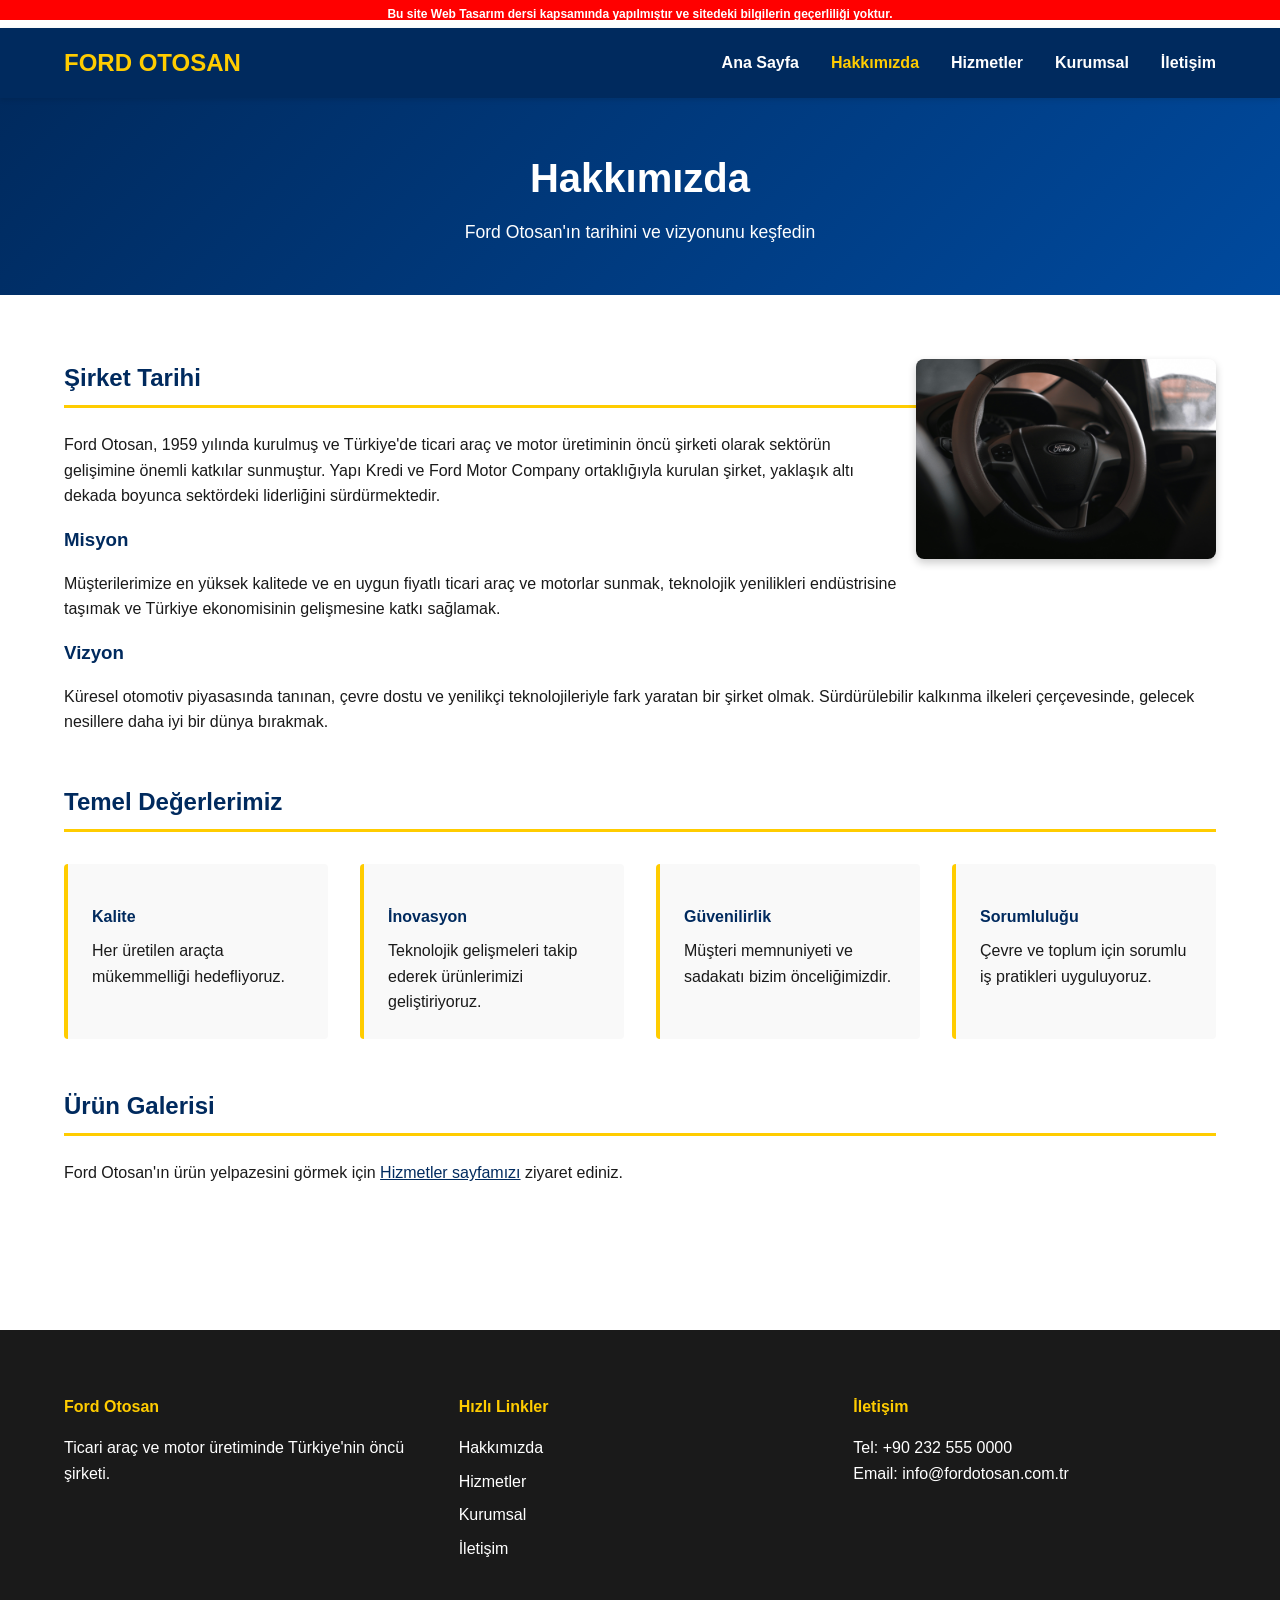
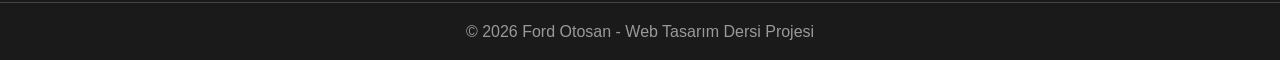
<file: hakkimizda.html>
<!DOCTYPE html>
<html lang="tr">
<head>
    <meta charset="UTF-8">
    <meta name="viewport" content="width=device-width, initial-scale=1.0">
    <title>Ford Otosan | Hakkımızda</title>
    <link rel="stylesheet" href="css/style.css">
</head>
<body>
    <!-- Sabit Kırmızı Uyarı Alanı -->
    <div class="top-uyari">
        Bu site Web Tasarım dersi kapsamında yapılmıştır ve sitedeki bilgilerin geçerliliği yoktur.
    </div>

    <!-- Navigasyon Menüsü -->
    <nav>
        <div class="container nav-container">
            <div class="logo">
                <span class="logo-text">FORD OTOSAN</span>
            </div>
            <ul class="nav-menu">
                <li><a href="index.html">Ana Sayfa</a></li>
                <li><a href="hakkimizda.html" class="active">Hakkımızda</a></li>
                <li><a href="hizmetler.html">Hizmetler</a></li>
                <li><a href="kurumsal.html">Kurumsal</a></li>
                <li><a href="iletisim.html">İletişim</a></li>
            </ul>
            <div class="hamburger">
                <span></span>
                <span></span>
                <span></span>
            </div>
        </div>
    </nav>

    <!-- Sayfa Başlığı -->
    <section class="page-header">
        <div class="container">
            <h1>Hakkımızda</h1>
            <p>Ford Otosan'ın tarihini ve vizyonunu keşfedin</p>
        </div>
    </section>

    <!-- İçerik -->
    <section class="page-content">
        <div class="container">
            <div class="content-section">
                <div style="float: right; margin: 0 0 1rem 1rem; max-width: 300px;">
                    <img src="images/deepak-n-RVtcjWFvVcs-unsplash.jpg" alt="Fabrika" style="width: 100%; border-radius: 8px; box-shadow: 0 4px 8px rgba(0,0,0,0.2);">
                </div>
                <h2>Şirket Tarihi</h2>
                <p>Ford Otosan, 1959 yılında kurulmuş ve Türkiye'de ticari araç ve motor üretiminin öncü şirketi olarak sektörün gelişimine önemli katkılar sunmuştur. Yapı Kredi ve Ford Motor Company ortaklığıyla kurulan şirket, yaklaşık altı dekada boyunca sektördeki liderliğini sürdürmektedir.</p>
                
                <h3>Misyon</h3>
                <p>Müşterilerimize en yüksek kalitede ve en uygun fiyatlı ticari araç ve motorlar sunmak, teknolojik yenilikleri endüstrisine taşımak ve Türkiye ekonomisinin gelişmesine katkı sağlamak.</p>

                <h3>Vizyon</h3>
                <p>Küresel otomotiv piyasasında tanınan, çevre dostu ve yenilikçi teknolojileriyle fark yaratan bir şirket olmak. Sürdürülebilir kalkınma ilkeleri çerçevesinde, gelecek nesillere daha iyi bir dünya bırakmak.</p>
            </div>

            <div class="content-section">
                <h2>Temel Değerlerimiz</h2>
                <div class="values-grid">
                    <div class="value-card">
                        <h4>Kalite</h4>
                        <p>Her üretilen araçta mükemmelliği hedefliyoruz.</p>
                    </div>
                    <div class="value-card">
                        <h4>İnovasyon</h4>
                        <p>Teknolojik gelişmeleri takip ederek ürünlerimizi geliştiriyoruz.</p>
                    </div>
                    <div class="value-card">
                        <h4>Güvenilirlik</h4>
                        <p>Müşteri memnuniyeti ve sadakatı bizim önceliğimizdir.</p>
                    </div>
                    <div class="value-card">
                        <h4>Sorumluluğu</h4>
                        <p>Çevre ve toplum için sorumlu iş pratikleri uyguluyoruz.</p>
                    </div>
                </div>
            </div>

            <div class="content-section">
                <h2>Ürün Galerisi</h2>
                <p>Ford Otosan'ın ürün yelpazesini görmek için <a href="hizmetler.html">Hizmetler sayfamızı</a> ziyaret ediniz.</p>
            </div>
        </div>
    </section>

    <!-- Footer -->
    <footer>
        <div class="container footer-content">
            <div class="footer-section">
                <h4>Ford Otosan</h4>
                <p>Ticari araç ve motor üretiminde Türkiye'nin öncü şirketi.</p>
            </div>
            <div class="footer-section">
                <h4>Hızlı Linkler</h4>
                <ul>
                    <li><a href="hakkimizda.html">Hakkımızda</a></li>
                    <li><a href="hizmetler.html">Hizmetler</a></li>
                    <li><a href="kurumsal.html">Kurumsal</a></li>
                    <li><a href="iletisim.html">İletişim</a></li>
                </ul>
            </div>
            <div class="footer-section">
                <h4>İletişim</h4>
                <p>Tel: +90 232 555 0000</p>
                <p>Email: info@fordotosan.com.tr</p>
            </div>
        </div>
        <div class="footer-bottom">
            <p>&copy; 2026 Ford Otosan - Web Tasarım Dersi Projesi</p>
        </div>
    </footer>

    <script src="js/script.js"></script>
</body>
</html>
</file>
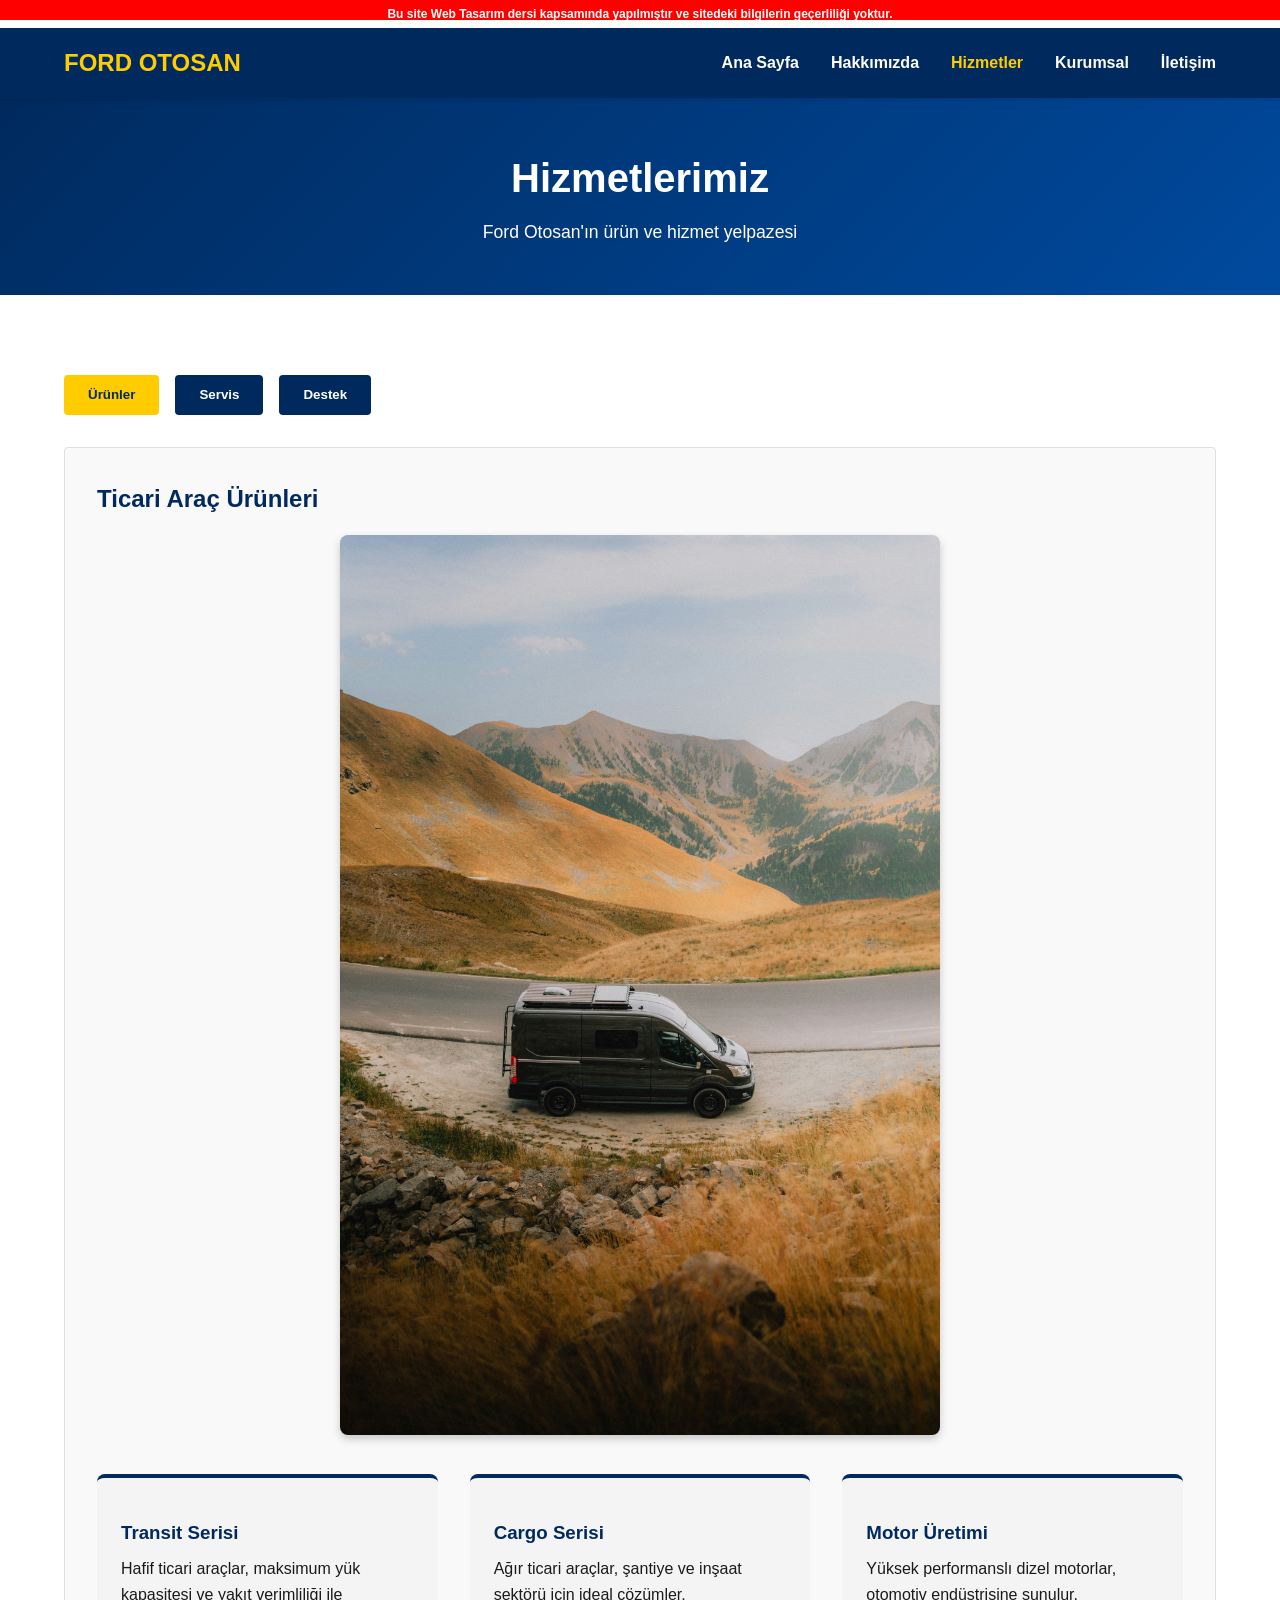
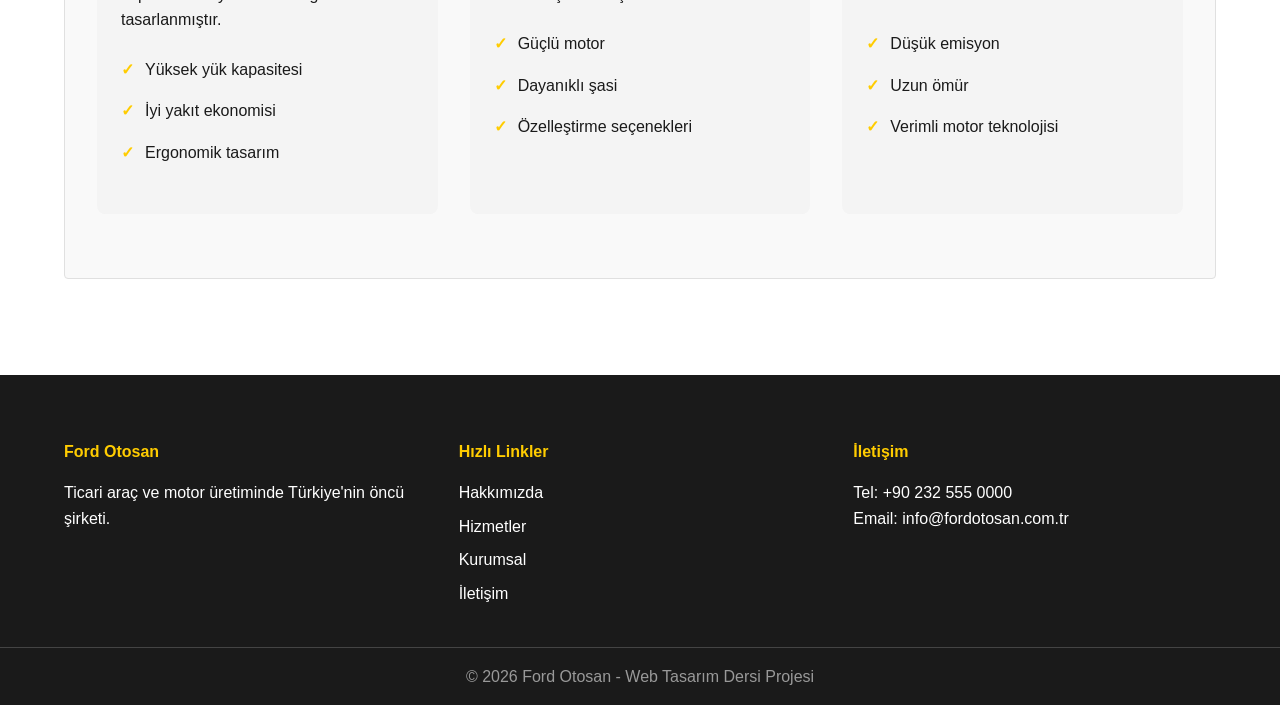
<file: hizmetler.html>
<!DOCTYPE html>
<html lang="tr">
<head>
    <meta charset="UTF-8">
    <meta name="viewport" content="width=device-width, initial-scale=1.0">
    <title>Ford Otosan | Hizmetler</title>
    <link rel="stylesheet" href="css/style.css">
</head>
<body>
    <!-- Sabit Kırmızı Uyarı Alanı -->
    <div class="top-uyari">
        Bu site Web Tasarım dersi kapsamında yapılmıştır ve sitedeki bilgilerin geçerliliği yoktur.
    </div>

    <!-- Navigasyon Menüsü -->
    <nav>
        <div class="container nav-container">
            <div class="logo">
                <span class="logo-text">FORD OTOSAN</span>
            </div>
            <ul class="nav-menu">
                <li><a href="index.html">Ana Sayfa</a></li>
                <li><a href="hakkimizda.html">Hakkımızda</a></li>
                <li><a href="hizmetler.html" class="active">Hizmetler</a></li>
                <li><a href="kurumsal.html">Kurumsal</a></li>
                <li><a href="iletisim.html">İletişim</a></li>
            </ul>
            <div class="hamburger">
                <span></span>
                <span></span>
                <span></span>
            </div>
        </div>
    </nav>

    <!-- Sayfa Başlığı -->
    <section class="page-header">
        <div class="container">
            <h1>Hizmetlerimiz</h1>
            <p>Ford Otosan'ın ürün ve hizmet yelpazesi</p>
        </div>
    </section>

    <!-- Sekmeli İçerik -->
    <section class="page-content">
        <div class="container">
            <div class="tabs">
                <button class="tab-btn active" data-tab="urunler">Ürünler</button>
                <button class="tab-btn" data-tab="servis">Servis</button>
                <button class="tab-btn" data-tab="destek">Destek</button>
            </div>

            <!-- Tab 1: Ürünler -->
            <div id="urunler" class="tab-content active">
                <h2>Ticari Araç Ürünleri</h2>
                <div style="text-align: center; margin-bottom: 2rem;">
                    <img src="images/daniel-j-schwarz-Ye0y4H5yg64-unsplash.jpg" alt="Ürünler" style="max-width: 600px; width: 100%; border-radius: 8px; box-shadow: 0 4px 8px rgba(0,0,0,0.2);">
                </div>
                <div class="service-grid">
                    <div class="service-card">
                        <h3>Transit Serisi</h3>
                        <p>Hafif ticari araçlar, maksimum yük kapasitesi ve yakıt verimliliği ile tasarlanmıştır.</p>
                        <ul>
                            <li>Yüksek yük kapasitesi</li>
                            <li>İyi yakıt ekonomisi</li>
                            <li>Ergonomik tasarım</li>
                        </ul>
                    </div>
                    <div class="service-card">
                        <h3>Cargo Serisi</h3>
                        <p>Ağır ticari araçlar, şantiye ve inşaat sektörü için ideal çözümler.</p>
                        <ul>
                            <li>Güçlü motor</li>
                            <li>Dayanıklı şasi</li>
                            <li>Özelleştirme seçenekleri</li>
                        </ul>
                    </div>
                    <div class="service-card">
                        <h3>Motor Üretimi</h3>
                        <p>Yüksek performanslı dizel motorlar, otomotiv endüstrisine sunulur.</p>
                        <ul>
                            <li>Düşük emisyon</li>
                            <li>Uzun ömür</li>
                            <li>Verimli motor teknolojisi</li>
                        </ul>
                    </div>
                </div>
            </div>

            <!-- Tab 2: Servis -->
            <div id="servis" class="tab-content">
                <h2>Servis ve Bakım Hizmetleri</h2>
                <div style="text-align: center; margin-bottom: 2rem;">
                    <img src="images/leo_visions-uPC0NoncU10-unsplash.jpg" alt="Servis" style="max-width: 600px; width: 100%; border-radius: 8px; box-shadow: 0 4px 8px rgba(0,0,0,0.2);">
                </div>
                <div class="service-grid">
                    <div class="service-card">
                        <h3>Periyodik Bakım</h3>
                        <p>Aracınızın uzun ömürlü ve güvenli çalışması için düzenli bakım hizmetleri.</p>
                        <ul>
                            <li>Yağ ve filtre değişimi</li>
                            <li>Fren sistemini kontrol</li>
                            <li>Lastik değerlendirmesi</li>
                        </ul>
                    </div>
                    <div class="service-card">
                        <h3>Orijinal Yedek Parça</h3>
                        <p>Tüm Ford Otosan araçları için orijinal ve uyumlu yedek parçalar.</p>
                        <ul>
                            <li>Kalitesi garantili</li>
                            <li>Hızlı temin</li>
                            <li>Kompetitif fiyatlar</li>
                        </ul>
                    </div>
                    <div class="service-card">
                        <h3>Teknik Destek</h3>
                        <p>Araç işletim ve bakım konularında 24/7 teknik destek.</p>
                        <ul>
                            <li>Telefon desteği</li>
                            <li>Uzman danışmanlar</li>
                            <li>Hızlı çözüm süreci</li>
                        </ul>
                    </div>
                </div>
            </div>

            <!-- Tab 3: Destek -->
            <div id="destek" class="tab-content">
                <h2>Müşteri Destek Hizmetleri</h2>
                <div style="text-align: center; margin-bottom: 2rem;">
                    <img src="images/deepak-n-RVtcjWFvVcs-unsplash.jpg" alt="Destek" style="max-width: 600px; width: 100%; border-radius: 8px; box-shadow: 0 4px 8px rgba(0,0,0,0.2);">
                </div>
                <div class="service-grid">
                    <div class="service-card">
                        <h3>Finansman Çözümleri</h3>
                        <p>Araç satın alımı için esnek finansman ve kredi seçenekleri.</p>
                        <ul>
                            <li>Düşük faiz oranları</li>
                            <li>Uzun vade seçenekleri</li>
                            <li>Hızlı onay süreci</li>
                        </ul>
                    </div>
                    <div class="service-card">
                        <h3>Sigorta Hizmetleri</h3>
                        <p>Araç sigortası ve kapsamlı koruma paketleri.</p>
                        <ul>
                            <li>Komplet sigorta paketi</li>
                            <li>Hızlı hasar işlemi</li>
                            <li>Geniş servis ağı</li>
                        </ul>
                    </div>
                    <div class="service-card">
                        <h3>Teslim Sonrası Hizmetler</h3>
                        <p>Araç tesliminden sonra kapsamlı destek ve takip hizmetleri.</p>
                        <ul>
                            <li>Garantili bakım paketi</li>
                            <li>Ödül programları</li>
                            <li>Geri dönüşüm hizmetleri</li>
                        </ul>
                    </div>
                </div>
            </div>
        </div>
    </section>

    <!-- Footer -->
    <footer>
        <div class="container footer-content">
            <div class="footer-section">
                <h4>Ford Otosan</h4>
                <p>Ticari araç ve motor üretiminde Türkiye'nin öncü şirketi.</p>
            </div>
            <div class="footer-section">
                <h4>Hızlı Linkler</h4>
                <ul>
                    <li><a href="hakkimizda.html">Hakkımızda</a></li>
                    <li><a href="hizmetler.html">Hizmetler</a></li>
                    <li><a href="kurumsal.html">Kurumsal</a></li>
                    <li><a href="iletisim.html">İletişim</a></li>
                </ul>
            </div>
            <div class="footer-section">
                <h4>İletişim</h4>
                <p>Tel: +90 232 555 0000</p>
                <p>Email: info@fordotosan.com.tr</p>
            </div>
        </div>
        <div class="footer-bottom">
            <p>&copy; 2026 Ford Otosan - Web Tasarım Dersi Projesi</p>
        </div>
    </footer>

    <script src="js/script.js"></script>
</body>
</html>
</file>
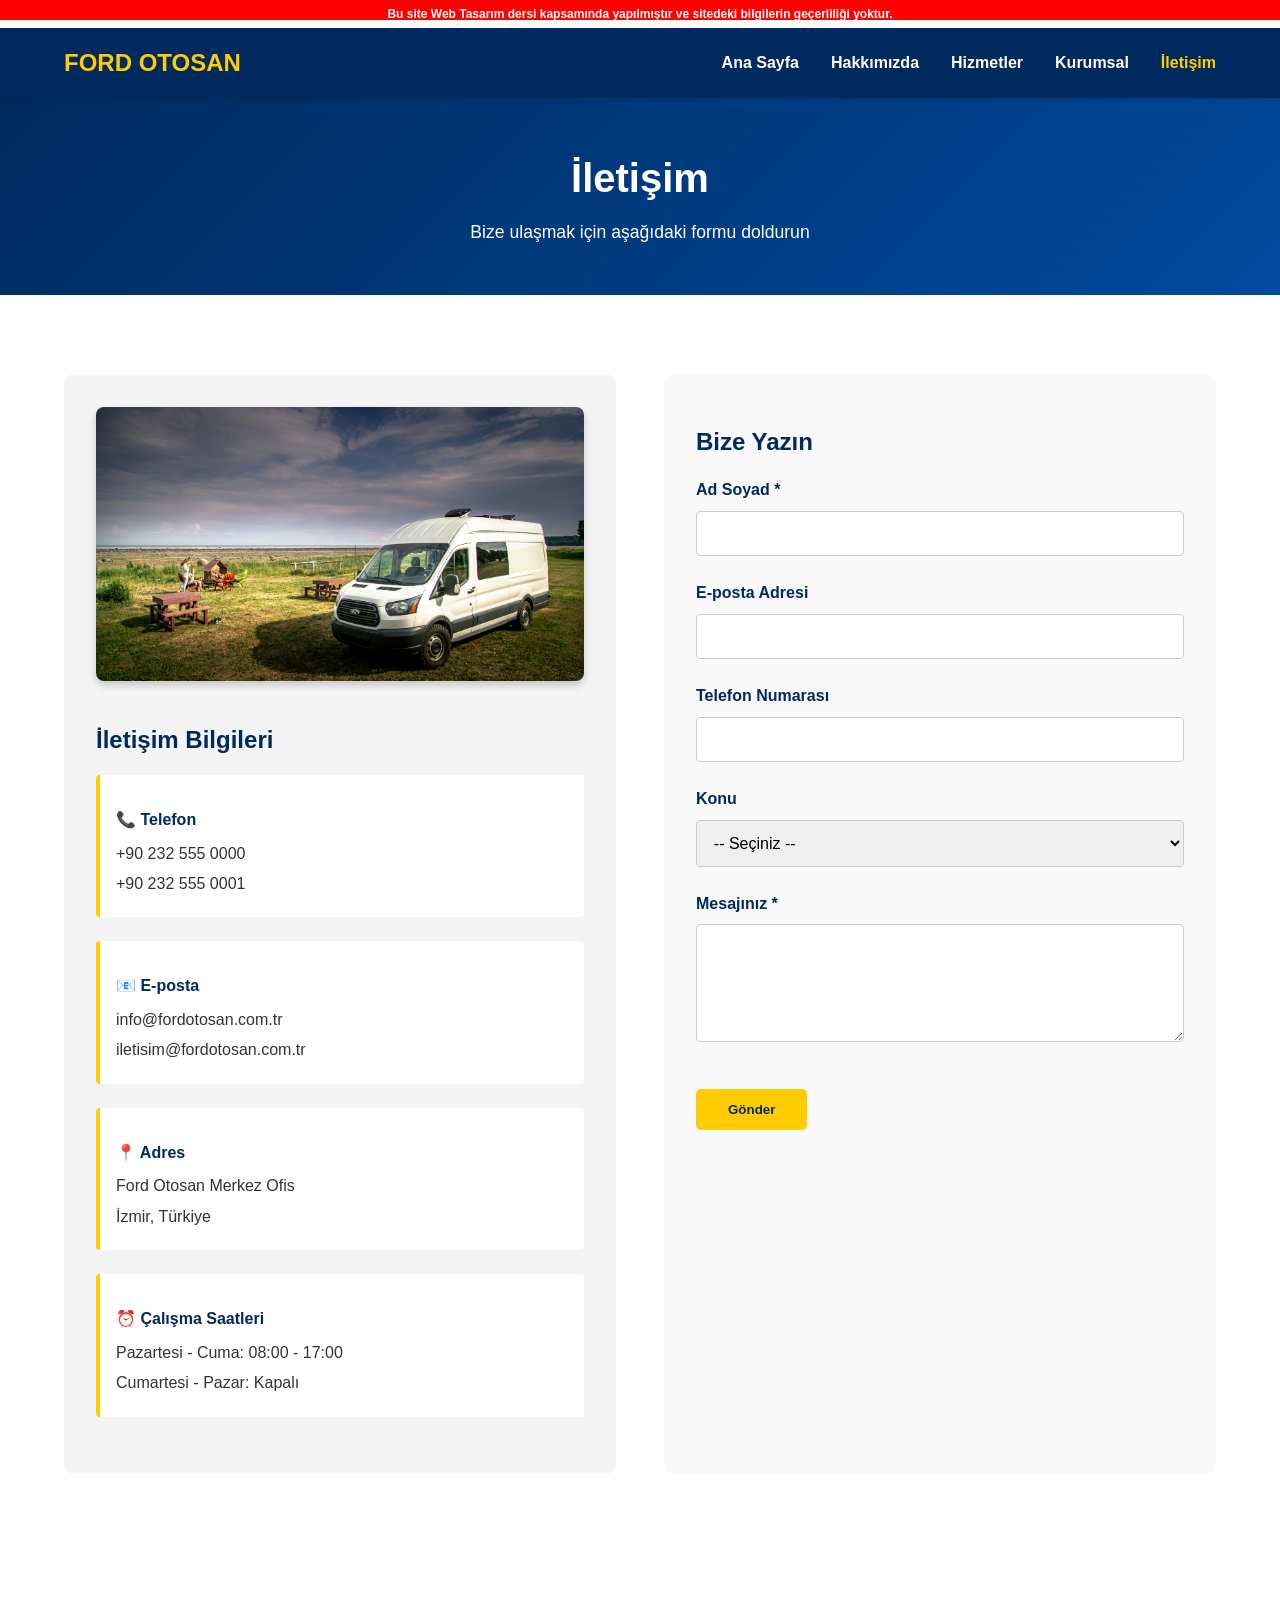
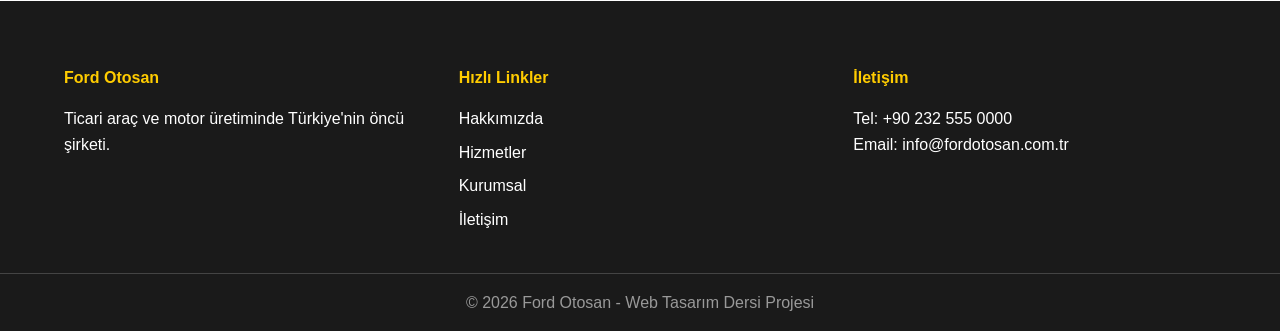
<file: iletisim.html>
<!DOCTYPE html>
<html lang="tr">
<head>
    <meta charset="UTF-8">
    <meta name="viewport" content="width=device-width, initial-scale=1.0">
    <title>Ford Otosan | İletişim</title>
    <link rel="stylesheet" href="css/style.css">
</head>
<body>
    <!-- Sabit Kırmızı Uyarı Alanı -->
    <div class="top-uyari">
        Bu site Web Tasarım dersi kapsamında yapılmıştır ve sitedeki bilgilerin geçerliliği yoktur.
    </div>

    <!-- Navigasyon Menüsü -->
    <nav>
        <div class="container nav-container">
            <div class="logo">
                <span class="logo-text">FORD OTOSAN</span>
            </div>
            <ul class="nav-menu">
                <li><a href="index.html">Ana Sayfa</a></li>
                <li><a href="hakkimizda.html">Hakkımızda</a></li>
                <li><a href="hizmetler.html">Hizmetler</a></li>
                <li><a href="kurumsal.html">Kurumsal</a></li>
                <li><a href="iletisim.html" class="active">İletişim</a></li>
            </ul>
            <div class="hamburger">
                <span></span>
                <span></span>
                <span></span>
            </div>
        </div>
    </nav>

    <!-- Sayfa Başlığı -->
    <section class="page-header">
        <div class="container">
            <h1>İletişim</h1>
            <p>Bize ulaşmak için aşağıdaki formu doldurun</p>
        </div>
    </section>

    <!-- İçerik -->
    <section class="page-content">
        <div class="container">
            <div class="contact-wrapper">
                <!-- İletişim Bilgileri -->
                <div class="contact-info">
                    <div style="margin-bottom: 2rem; text-align: center;">
                        <img src="images/alex-guillaume-HxCIh4TsO1w-unsplash.jpg" alt="İletişim" style="width: 100%; border-radius: 8px; box-shadow: 0 4px 8px rgba(0,0,0,0.2);">
                    </div>
                    <h2>İletişim Bilgileri</h2>
                    <div class="info-card">
                        <h4>📞 Telefon</h4>
                        <p>+90 232 555 0000</p>
                        <p>+90 232 555 0001</p>
                    </div>
                    <div class="info-card">
                        <h4>📧 E-posta</h4>
                        <p>info@fordotosan.com.tr</p>
                        <p>iletisim@fordotosan.com.tr</p>
                    </div>
                    <div class="info-card">
                        <h4>📍 Adres</h4>
                        <p>Ford Otosan Merkez Ofis</p>
                        <p>İzmir, Türkiye</p>
                    </div>
                    <div class="info-card">
                        <h4>⏰ Çalışma Saatleri</h4>
                        <p>Pazartesi - Cuma: 08:00 - 17:00</p>
                        <p>Cumartesi - Pazar: Kapalı</p>
                    </div>
                </div>

                <!-- İletişim Formu -->
                <div class="contact-form-section">
                    <h2>Bize Yazın</h2>
                    <form id="iletisimForm">
                        <div class="form-group">
                            <label for="adsoyad">Ad Soyad *</label>
                            <input type="text" id="adsoyad" name="adsoyad" required>
                        </div>

                        <div class="form-group">
                            <label for="email">E-posta Adresi</label>
                            <input type="email" id="email" name="email">
                        </div>

                        <div class="form-group">
                            <label for="telefon">Telefon Numarası</label>
                            <input type="tel" id="telefon" name="telefon">
                        </div>

                        <div class="form-group">
                            <label for="konu">Konu</label>
                            <select id="konu" name="konu">
                                <option value="">-- Seçiniz --</option>
                                <option value="genel">Genel Bilgi</option>
                                <option value="satış">Satış Danışmanlığı</option>
                                <option value="servis">Servis Talebii</option>
                                <option value="uygunsuzluk">Uygunsuzluk Bildirimi</option>
                                <option value="is-ortakligi">İş Ortaklığı</option>
                                <option value="diger">Diğer</option>
                            </select>
                        </div>

                        <div class="form-group">
                            <label for="mesaj">Mesajınız *</label>
                            <textarea id="mesaj" name="mesaj" rows="5" required></textarea>
                        </div>

                        <div id="formMesaji" class="form-message"></div>

                        <button type="submit" class="btn">Gönder</button>
                    </form>
                </div>
            </div>
        </div>
    </section>

    <!-- Footer -->
    <footer>
        <div class="container footer-content">
            <div class="footer-section">
                <h4>Ford Otosan</h4>
                <p>Ticari araç ve motor üretiminde Türkiye'nin öncü şirketi.</p>
            </div>
            <div class="footer-section">
                <h4>Hızlı Linkler</h4>
                <ul>
                    <li><a href="hakkimizda.html">Hakkımızda</a></li>
                    <li><a href="hizmetler.html">Hizmetler</a></li>
                    <li><a href="kurumsal.html">Kurumsal</a></li>
                    <li><a href="iletisim.html">İletişim</a></li>
                </ul>
            </div>
            <div class="footer-section">
                <h4>İletişim</h4>
                <p>Tel: +90 232 555 0000</p>
                <p>Email: info@fordotosan.com.tr</p>
            </div>
        </div>
        <div class="footer-bottom">
            <p>&copy; 2026 Ford Otosan - Web Tasarım Dersi Projesi</p>
        </div>
    </footer>

    <script src="js/script.js"></script>
</body>
</html>
</file>
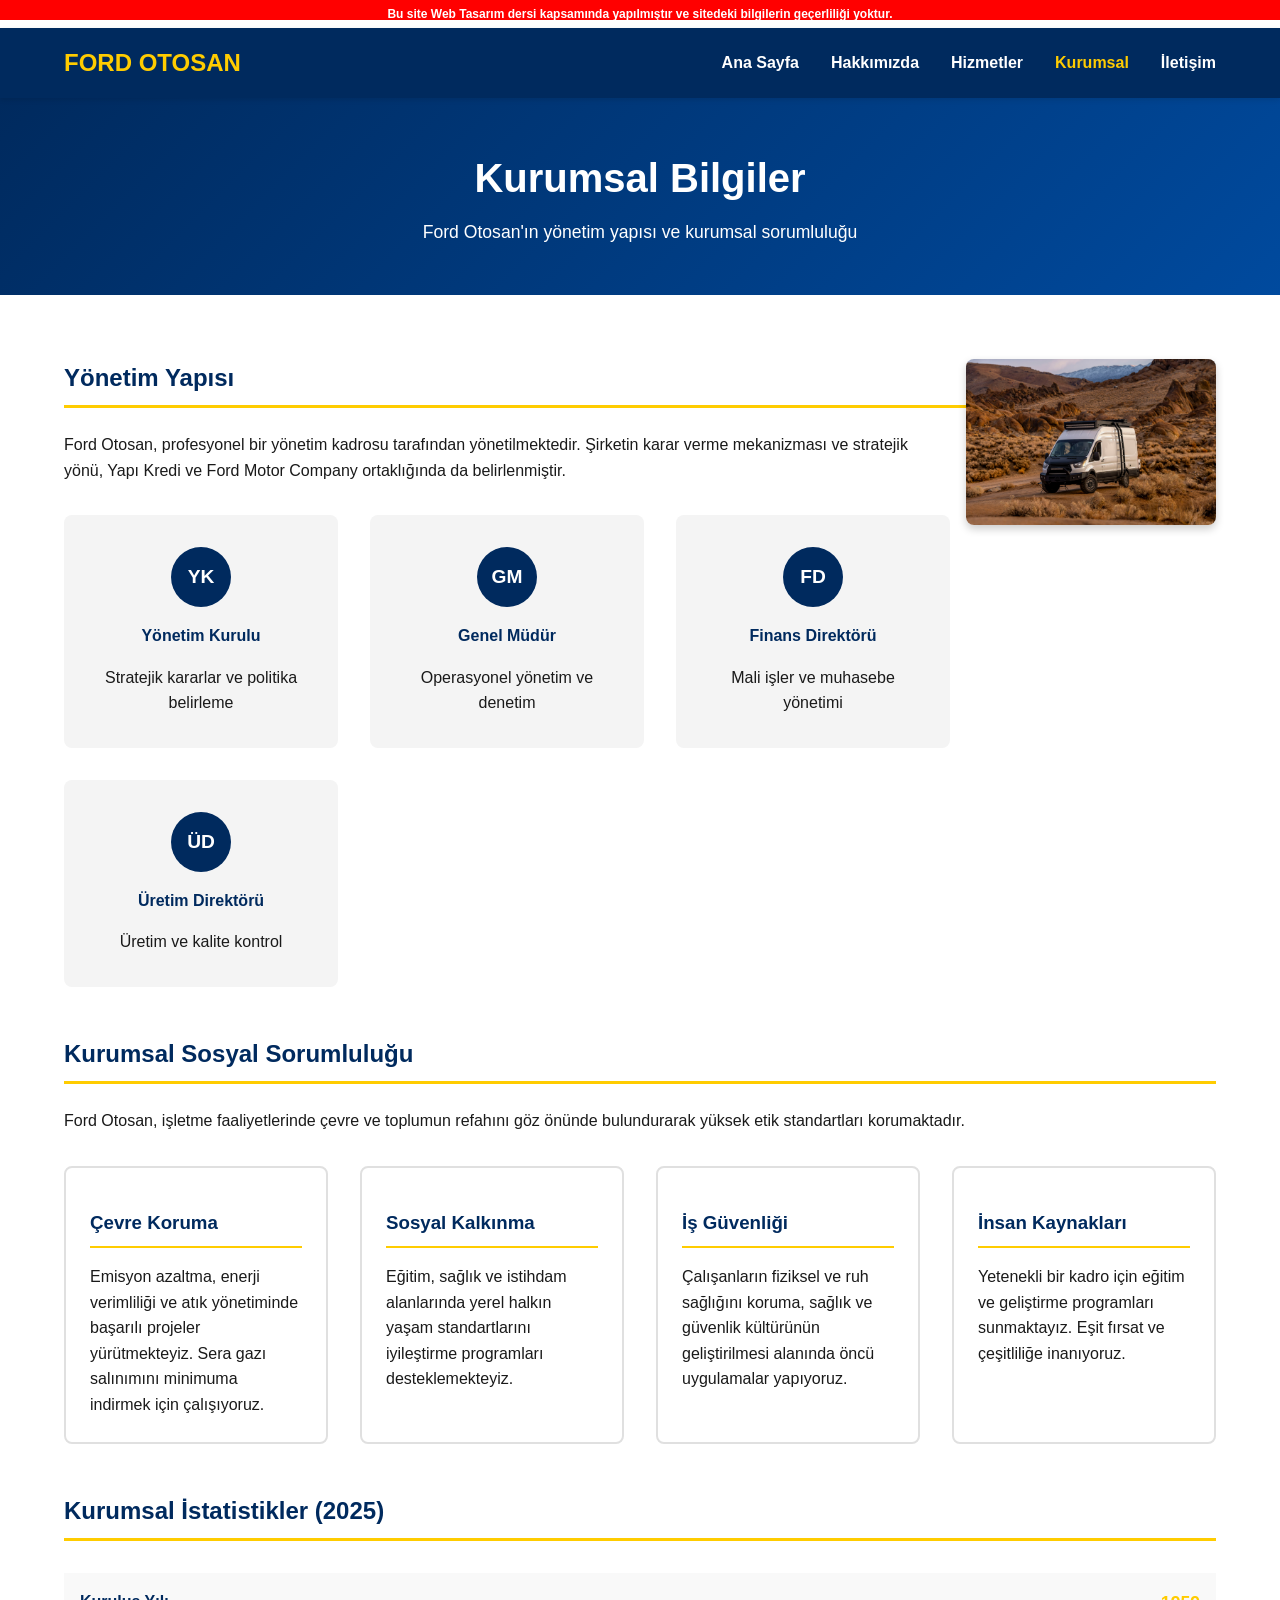
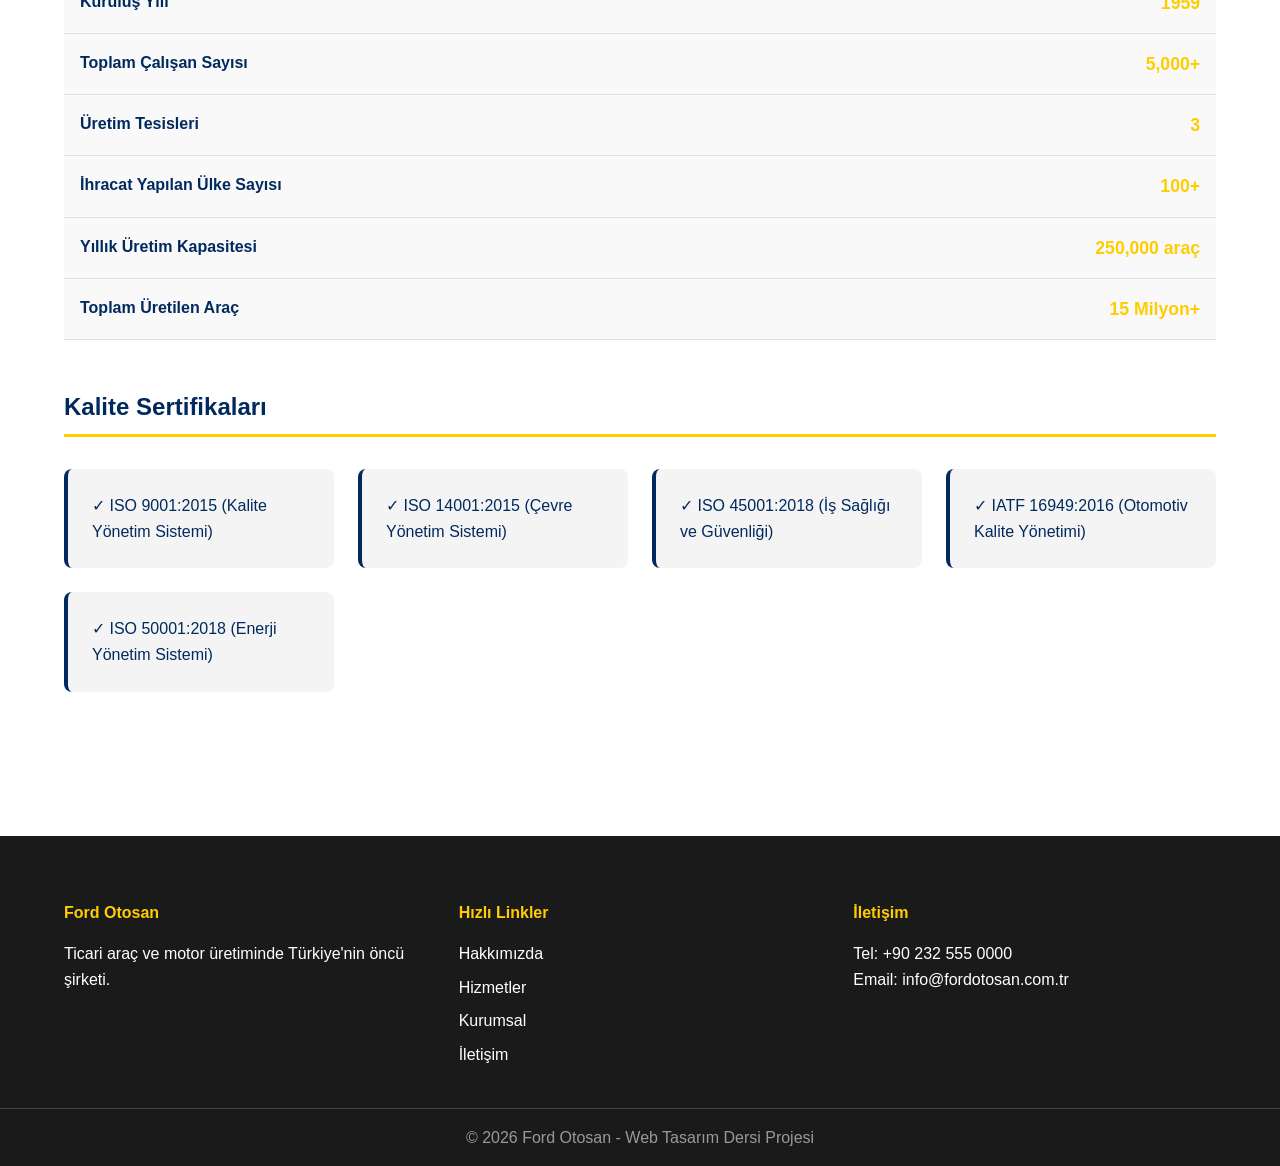
<file: kurumsal.html>
<!DOCTYPE html>
<html lang="tr">
<head>
    <meta charset="UTF-8">
    <meta name="viewport" content="width=device-width, initial-scale=1.0">
    <title>Ford Otosan | Kurumsal</title>
    <link rel="stylesheet" href="css/style.css">
</head>
<body>
    <!-- Sabit Kırmızı Uyarı Alanı -->
    <div class="top-uyari">
        Bu site Web Tasarım dersi kapsamında yapılmıştır ve sitedeki bilgilerin geçerliliği yoktur.
    </div>

    <!-- Navigasyon Menüsü -->
    <nav>
        <div class="container nav-container">
            <div class="logo">
                <span class="logo-text">FORD OTOSAN</span>
            </div>
            <ul class="nav-menu">
                <li><a href="index.html">Ana Sayfa</a></li>
                <li><a href="hakkimizda.html">Hakkımızda</a></li>
                <li><a href="hizmetler.html">Hizmetler</a></li>
                <li><a href="kurumsal.html" class="active">Kurumsal</a></li>
                <li><a href="iletisim.html">İletişim</a></li>
            </ul>
            <div class="hamburger">
                <span></span>
                <span></span>
                <span></span>
            </div>
        </div>
    </nav>

    <!-- Sayfa Başlığı -->
    <section class="page-header">
        <div class="container">
            <h1>Kurumsal Bilgiler</h1>
            <p>Ford Otosan'ın yönetim yapısı ve kurumsal sorumluluğu</p>
        </div>
    </section>

    <!-- İçerik -->
    <section class="page-content">
        <div class="container">
            <!-- Yönetim -->
            <div class="content-section">
                <div style="float: right; margin: 0 0 1rem 1rem; max-width: 250px;">
                    <img src="images/leo_visions-uPC0NoncU10-unsplash.jpg" alt="Yönetim" style="width: 100%; border-radius: 8px; box-shadow: 0 4px 8px rgba(0,0,0,0.2);">
                </div>
                <h2>Yönetim Yapısı</h2>
                <p>Ford Otosan, profesyonel bir yönetim kadrosu tarafından yönetilmektedir. Şirketin karar verme mekanizması ve stratejik yönü, Yapı Kredi ve Ford Motor Company ortaklığında da belirlenmiştir.</p>
                
                <div class="team-grid">
                    <div class="team-card">
                        <div class="team-avatar">YK</div>
                        <h4>Yönetim Kurulu</h4>
                        <p>Stratejik kararlar ve politika belirleme</p>
                    </div>
                    <div class="team-card">
                        <div class="team-avatar">GM</div>
                        <h4>Genel Müdür</h4>
                        <p>Operasyonel yönetim ve denetim</p>
                    </div>
                    <div class="team-card">
                        <div class="team-avatar">FD</div>
                        <h4>Finans Direktörü</h4>
                        <p>Mali işler ve muhasebe yönetimi</p>
                    </div>
                    <div class="team-card">
                        <div class="team-avatar">ÜD</div>
                        <h4>Üretim Direktörü</h4>
                        <p>Üretim ve kalite kontrol</p>
                    </div>
                </div>
            </div>

            <!-- Kurumsal Sorumluluğu -->
            <div class="content-section">
                <h2>Kurumsal Sosyal Sorumluluğu</h2>
                <p>Ford Otosan, işletme faaliyetlerinde çevre ve toplumun refahını göz önünde bulundurarak yüksek etik standartları korumaktadır.</p>

                <div class="csr-grid">
                    <div class="csr-card">
                        <h3>Çevre Koruma</h3>
                        <p>Emisyon azaltma, enerji verimliliği ve atık yönetiminde başarılı projeler yürütmekteyiz. Sera gazı salınımını minimuma indirmek için çalışıyoruz.</p>
                    </div>
                    <div class="csr-card">
                        <h3>Sosyal Kalkınma</h3>
                        <p>Eğitim, sağlık ve istihdam alanlarında yerel halkın yaşam standartlarını iyileştirme programları desteklemekteyiz.</p>
                    </div>
                    <div class="csr-card">
                        <h3>İş Güvenliği</h3>
                        <p>Çalışanların fiziksel ve ruh sağlığını koruma, sağlık ve güvenlik kültürünün geliştirilmesi alanında öncü uygulamalar yapıyoruz.</p>
                    </div>
                    <div class="csr-card">
                        <h3>İnsan Kaynakları</h3>
                        <p>Yetenekli bir kadro için eğitim ve geliştirme programları sunmaktayız. Eşit fırsat ve çeşitliliğe inanıyoruz.</p>
                    </div>
                </div>
            </div>

            <!-- İstatistikler -->
            <div class="content-section">
                <h2>Kurumsal İstatistikler (2025)</h2>
                <div class="stats-table">
                    <div class="stat-row">
                        <span class="stat-label">Kuruluş Yılı</span>
                        <span class="stat-value">1959</span>
                    </div>
                    <div class="stat-row">
                        <span class="stat-label">Toplam Çalışan Sayısı</span>
                        <span class="stat-value">5,000+</span>
                    </div>
                    <div class="stat-row">
                        <span class="stat-label">Üretim Tesisleri</span>
                        <span class="stat-value">3</span>
                    </div>
                    <div class="stat-row">
                        <span class="stat-label">İhracat Yapılan Ülke Sayısı</span>
                        <span class="stat-value">100+</span>
                    </div>
                    <div class="stat-row">
                        <span class="stat-label">Yıllık Üretim Kapasitesi</span>
                        <span class="stat-value">250,000 araç</span>
                    </div>
                    <div class="stat-row">
                        <span class="stat-label">Toplam Üretilen Araç</span>
                        <span class="stat-value">15 Milyon+</span>
                    </div>
                </div>
            </div>

            <!-- Sertifikalar -->
            <div class="content-section">
                <h2>Kalite Sertifikaları</h2>
                <div class="certificates">
                    <div class="cert-item">✓ ISO 9001:2015 (Kalite Yönetim Sistemi)</div>
                    <div class="cert-item">✓ ISO 14001:2015 (Çevre Yönetim Sistemi)</div>
                    <div class="cert-item">✓ ISO 45001:2018 (İş Sağlığı ve Güvenliği)</div>
                    <div class="cert-item">✓ IATF 16949:2016 (Otomotiv Kalite Yönetimi)</div>
                    <div class="cert-item">✓ ISO 50001:2018 (Enerji Yönetim Sistemi)</div>
                </div>
            </div>
        </div>
    </section>

    <!-- Footer -->
    <footer>
        <div class="container footer-content">
            <div class="footer-section">
                <h4>Ford Otosan</h4>
                <p>Ticari araç ve motor üretiminde Türkiye'nin öncü şirketi.</p>
            </div>
            <div class="footer-section">
                <h4>Hızlı Linkler</h4>
                <ul>
                    <li><a href="hakkimizda.html">Hakkımızda</a></li>
                    <li><a href="hizmetler.html">Hizmetler</a></li>
                    <li><a href="kurumsal.html">Kurumsal</a></li>
                    <li><a href="iletisim.html">İletişim</a></li>
                </ul>
            </div>
            <div class="footer-section">
                <h4>İletişim</h4>
                <p>Tel: +90 232 555 0000</p>
                <p>Email: info@fordotosan.com.tr</p>
            </div>
        </div>
        <div class="footer-bottom">
            <p>&copy; 2026 Ford Otosan - Web Tasarım Dersi Projesi</p>
        </div>
    </footer>

    <script src="js/script.js"></script>
</body>
</html>
</file>
<file: css/style.css>
/* Global */
* {
    margin: 0;
    padding: 0;
    box-sizing: border-box;
}

body {
    font-family: 'Segoe UI', Tahoma, Geneva, Verdana, sans-serif;
    line-height: 1.6;
    color: #1a1a1a;
}

.container {
    width: 90%;
    max-width: 1200px;
    margin: auto;
}

h1, h2, h3, h4, h5, h6 {
    color: #002a5e;
    margin: 1rem 0;
}

a {
    color: #002a5e;
    transition: color 0.3s;
}

a:hover {
    color: #ffcc00;
}

/* Sabit Kırmızı Uyarı Alanı (yönerge madde 4) */
.top-uyari {
    background-color: red;
    color: white;
    text-align: center;
    font-size: 12px;
    padding: 4px;
    position: fixed;
    top: 0;
    width: 100%;
    z-index: 1000;
    height: 20px;
    line-height: 20px;
    font-weight: bold;
}

body {
    padding-top: 28px;
}

/* Navbar */
nav {
    background: #002a5e;
    position: sticky;
    top: 20px;
    z-index: 999;
    padding: 1rem 0;
    box-shadow: 0 2px 5px rgba(0,0,0,0.1);
}

.nav-container {
    display: flex;
    justify-content: space-between;
    align-items: center;
    gap: 2rem;
}

.logo-text {
    font-size: 1.5rem;
    font-weight: bold;
    color: #ffcc00;
}

.nav-menu {
    display: flex;
    list-style: none;
    gap: 2rem;
    margin: 0;
}

.nav-menu li {
    margin: 0;
}

.nav-menu a {
    color: white;
    text-decoration: none;
    font-weight: 600;
    transition: color 0.3s;
}

.nav-menu a:hover,
.nav-menu a.active {
    color: #ffcc00;
}

.hamburger {
    display: none;
    flex-direction: column;
    cursor: pointer;
}

.hamburger span {
    width: 25px;
    height: 3px;
    background: white;
    margin: 3px 0;
    transition: 0.3s;
}

/* Hero Section */
.hero {
    background: linear-gradient(rgba(0,0,0,0.5), rgba(0,0,0,0.5)), 
                linear-gradient(135deg, #002a5e 0%, #004a9e 100%);
    color: white;
    text-align: center;
    padding: 6rem 0;
    min-height: 400px;
    display: flex;
    align-items: center;
    justify-content: center;
}

.hero h1 {
    color: white;
    font-size: 3rem;
    margin-bottom: 1rem;
}

.hero p {
    font-size: 1.2rem;
    margin-bottom: 2rem;
}

.btn {
    background: #ffcc00;
    color: #002a5e;
    padding: 0.8rem 2rem;
    text-decoration: none;
    display: inline-block;
    margin-top: 1rem;
    font-weight: bold;
    border-radius: 5px;
    border: none;
    cursor: pointer;
    transition: background 0.3s, transform 0.3s;
}

.btn:hover {
    background: #e6b800;
    transform: translateY(-2px);
    color: #002a5e;
}

/* Page Header */
.page-header {
    background: linear-gradient(135deg, #002a5e 0%, #004a9e 100%);
    color: white;
    padding: 3rem 0;
    text-align: center;
}

.page-header h1 {
    color: white;
    font-size: 2.5rem;
    margin: 0 0 0.5rem 0;
}

.page-header p {
    font-size: 1.1rem;
    margin: 0;
}

/* Features Section */
.features {
    background: white;
    padding: 3rem 0;
}

.features h2 {
    text-align: center;
    margin-bottom: 2rem;
}

.feature-grid {
    display: grid;
    grid-template-columns: repeat(auto-fit, minmax(250px, 1fr));
    gap: 2rem;
    margin: 2rem 0;
}

.feature-card {
    background: #f4f4f4;
    padding: 0;
    border-radius: 8px;
    text-align: center;
    transition: transform 0.3s, box-shadow 0.3s;
    overflow: hidden;
}

.feature-card:hover {
    transform: translateY(-5px);
    box-shadow: 0 5px 15px rgba(0,42,94,0.2);
}

.feature-image {
    width: 100%;
    height: 200px;
    object-fit: cover;
    display: block;
}

.feature-icon {
    font-size: 3rem;
    margin-bottom: 1rem;
}

.feature-card h3 {
    color: #002a5e;
    padding: 1rem 1.5rem 0.5rem;
}

.feature-card p {
    padding: 0 1.5rem 1.5rem;
}

/* Stats Section */
.stats {
    background: #002a5e;
    color: white;
    padding: 3rem 0;
    text-align: center;
}

.stats .container {
    display: grid;
    grid-template-columns: repeat(auto-fit, minmax(200px, 1fr));
    gap: 2rem;
}

.stat-card {
    padding: 2rem;
}

.stat-card h3 {
    color: #ffcc00;
    font-size: 2.5rem;
    margin-bottom: 0.5rem;
}

/* Page Content */
.page-content {
    padding: 3rem 0;
    background: white;
}

.content-section {
    margin-bottom: 3rem;
}

.content-section h2 {
    border-bottom: 3px solid #ffcc00;
    padding-bottom: 0.5rem;
    margin-bottom: 1.5rem;
}

.values-grid {
    display: grid;
    grid-template-columns: repeat(auto-fit, minmax(220px, 1fr));
    gap: 2rem;
    margin: 2rem 0;
}

.value-card {
    background: #f9f9f9;
    padding: 1.5rem;
    border-left: 4px solid #ffcc00;
    border-radius: 4px;
}

.value-card h4 {
    color: #002a5e;
    margin-bottom: 0.5rem;
}

/* Team Grid */
.team-grid {
    display: grid;
    grid-template-columns: repeat(auto-fit, minmax(200px, 1fr));
    gap: 2rem;
    margin: 2rem 0;
}

.team-card {
    background: #f4f4f4;
    padding: 2rem;
    text-align: center;
    border-radius: 8px;
}

.team-avatar {
    width: 60px;
    height: 60px;
    background: #002a5e;
    color: white;
    border-radius: 50%;
    display: flex;
    align-items: center;
    justify-content: center;
    font-weight: bold;
    font-size: 1.2rem;
    margin: 0 auto 1rem;
}

/* CSR Grid */
.csr-grid {
    display: grid;
    grid-template-columns: repeat(auto-fit, minmax(250px, 1fr));
    gap: 2rem;
    margin: 2rem 0;
}

.csr-card {
    background: white;
    padding: 1.5rem;
    border: 2px solid #e0e0e0;
    border-radius: 8px;
}

.csr-card h3 {
    color: #002a5e;
    border-bottom: 2px solid #ffcc00;
    padding-bottom: 0.5rem;
}

/* Stats Table */
.stats-table {
    margin: 2rem 0;
}

.stat-row {
    display: flex;
    justify-content: space-between;
    padding: 1rem;
    border-bottom: 1px solid #e0e0e0;
    background: #f9f9f9;
}

.stat-label {
    font-weight: bold;
    color: #002a5e;
}

.stat-value {
    color: #ffcc00;
    font-weight: bold;
    font-size: 1.1rem;
}

/* Certificates */
.certificates {
    display: grid;
    grid-template-columns: repeat(auto-fit, minmax(250px, 1fr));
    gap: 1.5rem;
    margin: 2rem 0;
}

.cert-item {
    background: #f4f4f4;
    padding: 1.5rem;
    border-radius: 8px;
    border-left: 4px solid #002a5e;
    color: #002a5e;
    font-weight: 500;
}

/* Tabs */
.tabs {
    display: flex;
    gap: 1rem;
    margin: 2rem 0;
    flex-wrap: wrap;
}

.tab-btn {
    background: #002a5e;
    color: white;
    border: none;
    padding: 0.8rem 1.5rem;
    cursor: pointer;
    border-radius: 4px;
    font-weight: 600;
    transition: background 0.3s;
}

.tab-btn:hover {
    background: #004a9e;
}

.tab-btn.active {
    background: #ffcc00;
    color: #002a5e;
}

.tab-content {
    display: none;
    padding: 2rem;
    border: 1px solid #e0e0e0;
    border-radius: 4px;
    background: #f9f9f9;
}

.tab-content.active {
    display: block;
}

.tab-content h2 {
    margin-top: 0;
}

/* Service Grid */
.service-grid {
    display: grid;
    grid-template-columns: repeat(auto-fit, minmax(280px, 1fr));
    gap: 2rem;
    margin: 2rem 0;
}

.service-card {
    background: #f4f4f4;
    padding: 1.5rem;
    border-radius: 8px;
    border-top: 4px solid #002a5e;
}

.service-card h3 {
    color: #002a5e;
    margin-bottom: 0.5rem;
}

.service-card ul {
    list-style: none;
    padding: 1rem 0;
    margin: 0;
}

.service-card li {
    padding: 0.5rem 0;
    padding-left: 1.5rem;
    position: relative;
}

.service-card li:before {
    content: "✓";
    position: absolute;
    left: 0;
    color: #ffcc00;
    font-weight: bold;
}

/* Contact */
.contact-wrapper {
    display: grid;
    grid-template-columns: 1fr 1fr;
    gap: 3rem;
    margin: 2rem 0;
}

.contact-info {
    background: #f4f4f4;
    padding: 2rem;
    border-radius: 8px;
}

.info-card {
    margin-bottom: 1.5rem;
    padding: 1rem;
    background: white;
    border-left: 4px solid #ffcc00;
    border-radius: 4px;
}

.info-card h4 {
    color: #002a5e;
    margin-bottom: 0.5rem;
}

.info-card p {
    margin: 0.3rem 0;
    color: #333;
}

/* Contact Form */
.contact-form-section {
    background: #f9f9f9;
    padding: 2rem;
    border-radius: 8px;
}

.contact-form-section form {
    margin: 1rem 0;
}

.form-group {
    margin-bottom: 1.5rem;
}

.form-group label {
    display: block;
    margin-bottom: 0.5rem;
    font-weight: 600;
    color: #002a5e;
}

.form-group input,
.form-group textarea,
.form-group select {
    width: 100%;
    padding: 0.8rem;
    border: 1px solid #ccc;
    border-radius: 4px;
    font-family: inherit;
    font-size: 1rem;
}

.form-group input:focus,
.form-group textarea:focus,
.form-group select:focus {
    outline: none;
    border-color: #ffcc00;
    box-shadow: 0 0 5px rgba(255, 204, 0, 0.3);
}

.form-message {
    margin: 1rem 0;
    padding: 1rem;
    border-radius: 4px;
    text-align: center;
    font-weight: bold;
    display: none;
}

.form-message.show {
    display: block;
}

/* Map */
.map-container {
    margin: 2rem 0;
    border-radius: 8px;
    overflow: hidden;
    box-shadow: 0 2px 10px rgba(0,0,0,0.1);
}

/* Footer */
footer {
    background: #1a1a1a;
    color: white;
    padding: 3rem 0 1rem;
    margin-top: 3rem;
}

.footer-content {
    display: grid;
    grid-template-columns: repeat(auto-fit, minmax(250px, 1fr));
    gap: 2rem;
    margin-bottom: 2rem;
}

.footer-section h4 {
    color: #ffcc00;
    margin-bottom: 1rem;
}

.footer-section ul {
    list-style: none;
    padding: 0;
    margin: 0;
}

.footer-section ul li {
    margin-bottom: 0.5rem;
}

.footer-section a {
    color: white;
    text-decoration: none;
    transition: color 0.3s;
}

.footer-section a:hover {
    color: #ffcc00;
}

.footer-bottom {
    border-top: 1px solid #444;
    padding-top: 1rem;
    text-align: center;
    color: #999;
}

/* Responsive Design */
@media (max-width: 768px) {
    /* Hamburger Menu */
    .hamburger {
        display: flex;
    }

    .nav-menu {
        position: fixed;
        left: -100%;
        top: 48px;
        flex-direction: column;
        background: #002a5e;
        width: 100%;
        text-align: center;
        transition: 0.3s;
        padding: 2rem 0;
        gap: 0;
    }

    .nav-menu li {
        padding: 1rem 0;
    }

    .nav-menu.active {
        left: 0;
    }

    /* Hero */
    .hero {
        padding: 3rem 0;
        min-height: auto;
    }

    .hero h1 {
        font-size: 2rem;
    }

    .hero p {
        font-size: 1rem;
    }

    /* Page Header */
    .page-header h1 {
        font-size: 1.8rem;
    }

    /* Grid Layouts */
    .feature-grid,
    .values-grid,
    .team-grid,
    .service-grid,
    .csr-grid,
    .footer-content {
        grid-template-columns: 1fr;
    }

    /* Contact */
    .contact-wrapper {
        grid-template-columns: 1fr;
        gap: 2rem;
    }

    /* Tabs */
    .tabs {
        flex-direction: column;
    }

    .tab-btn {
        width: 100%;
    }

    /* Stats */
    .stats .container {
        grid-template-columns: repeat(2, 1fr);
    }

    .stat-row {
        flex-direction: column;
        align-items: flex-start;
    }

    /* Footer */
    .footer-bottom {
        font-size: 0.9rem;
    }
}

@media (max-width: 480px) {
    .container {
        width: 95%;
    }

    .hero h1 {
        font-size: 1.5rem;
    }

    .page-header h1 {
        font-size: 1.5rem;
    }

    .stats .container {
        grid-template-columns: 1fr;
    }

    .nav-container {
        gap: 1rem;
    }

    .logo-text {
        font-size: 1.1rem;
    }

    .btn {
        padding: 0.6rem 1.5rem;
        font-size: 0.9rem;
    }
}
</file>
